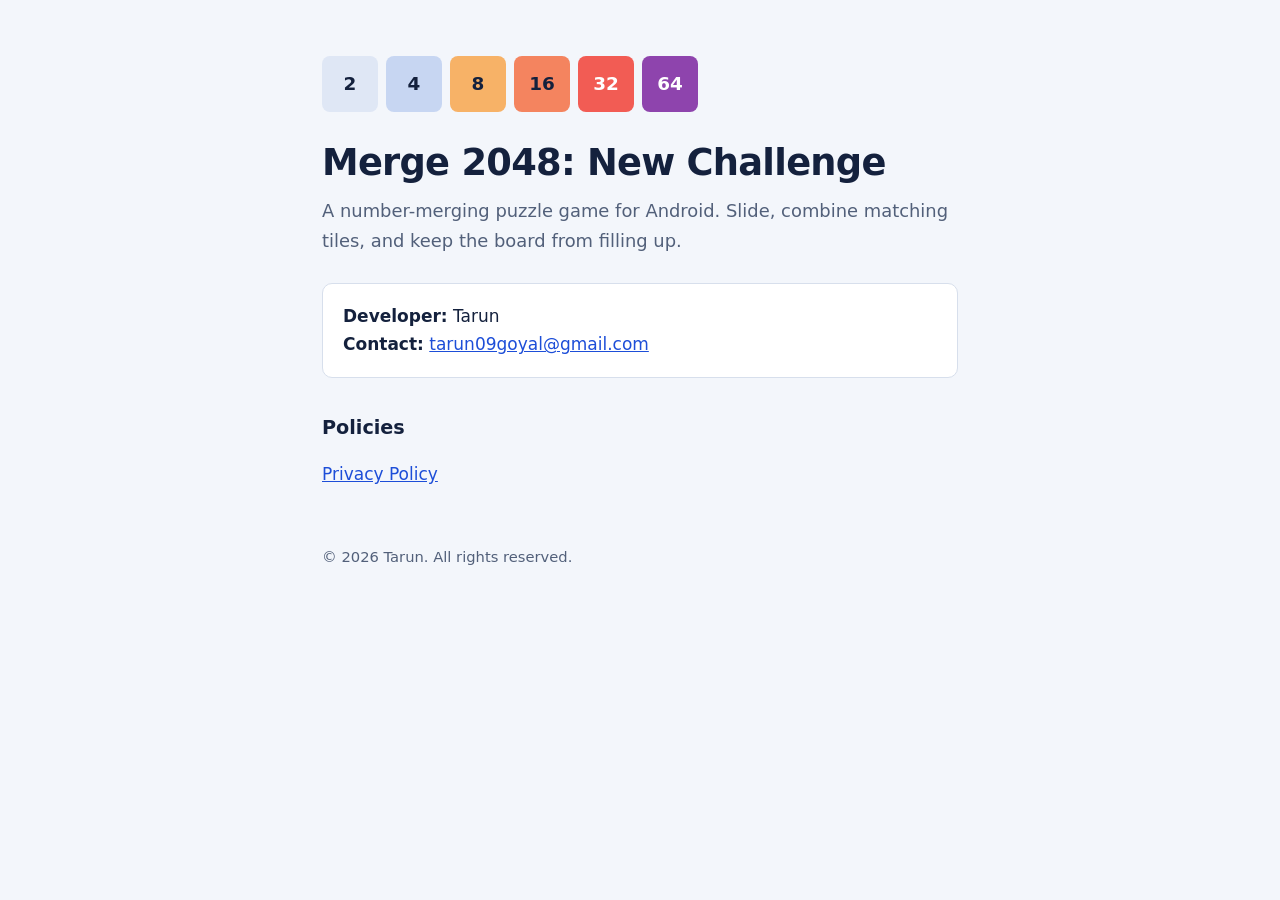
<file: index.html>
<!DOCTYPE html>
<html lang="en">
<head>
<meta charset="utf-8">
<meta name="viewport" content="width=device-width, initial-scale=1">
<title>Merge 2048: New Challenge</title>
<meta name="description" content="Merge 2048: New Challenge is a number-merging puzzle game for Android.">
<link rel="stylesheet" href="style.css">
</head>
<body>
<main>
  <div class="tiles" aria-hidden="true">
    <span class="t2">2</span><span class="t4">4</span><span class="t8">8</span><span class="t16">16</span><span class="t32">32</span><span class="t64">64</span>
  </div>
  <h1>Merge 2048: New Challenge</h1>
  <p class="lead">A number-merging puzzle game for Android. Slide, combine matching tiles, and keep the board from filling up.</p>

  <div class="box">
    <p style="margin:0"><strong>Developer:</strong> Tarun<br>
    <strong>Contact:</strong> <a href="mailto:tarun09goyal@gmail.com">tarun09goyal@gmail.com</a></p>
  </div>

  <h2>Policies</h2>
  <p><a href="privacy-policy.html">Privacy Policy</a></p>
</main>
<footer>&copy; 2026 Tarun. All rights reserved.</footer>
</body>
</html>
</file>
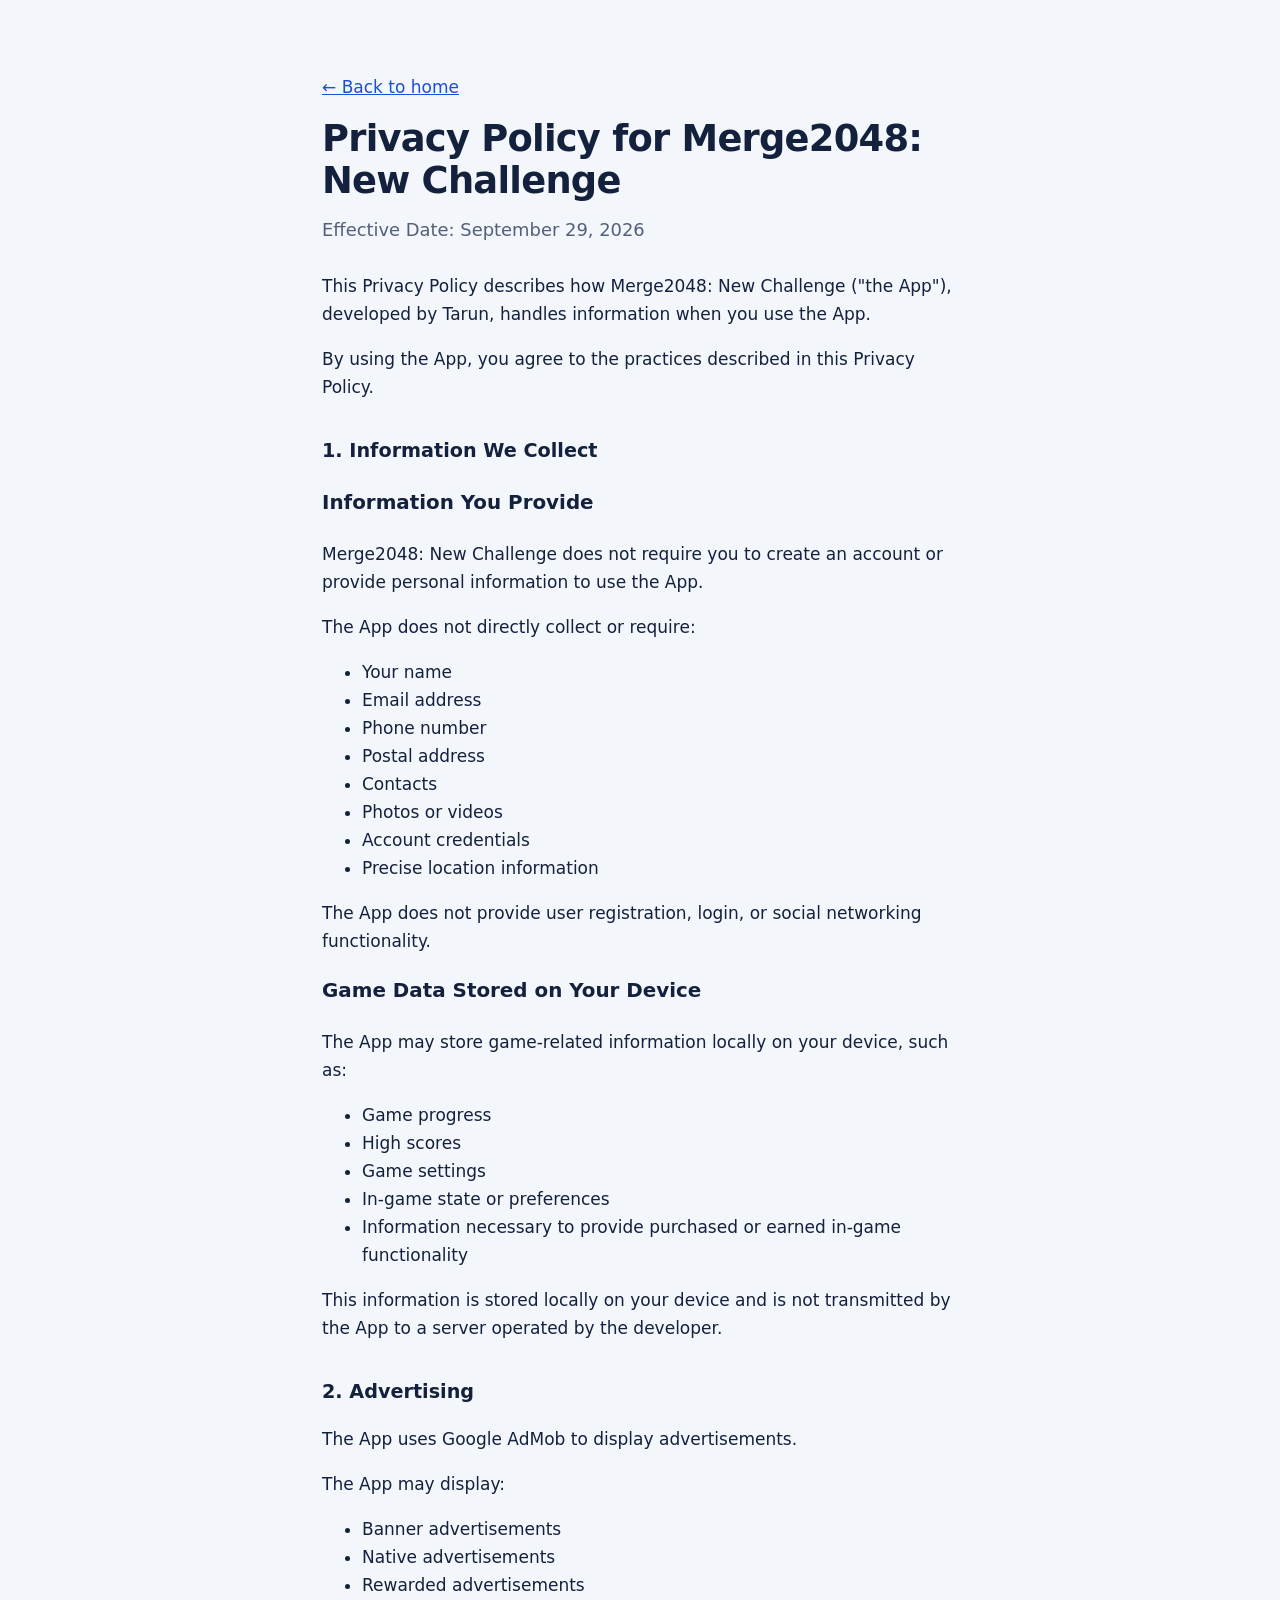
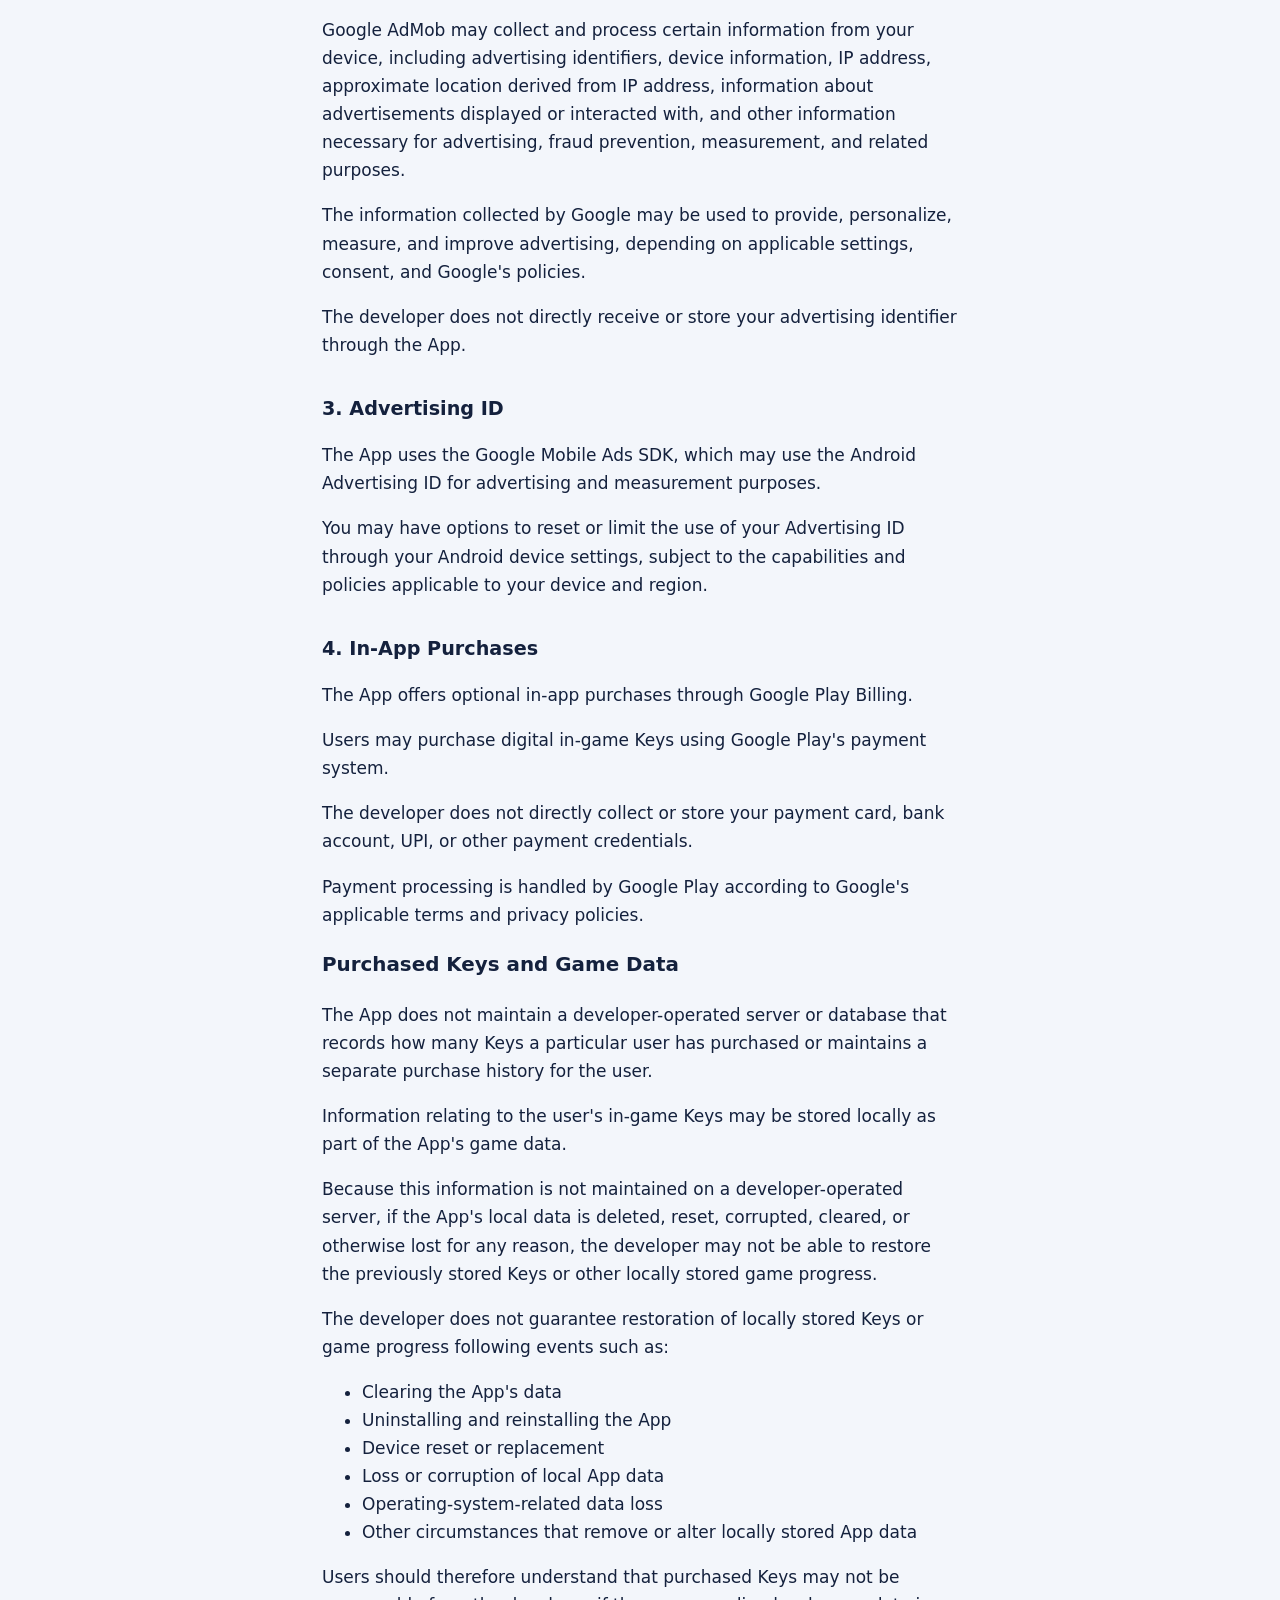
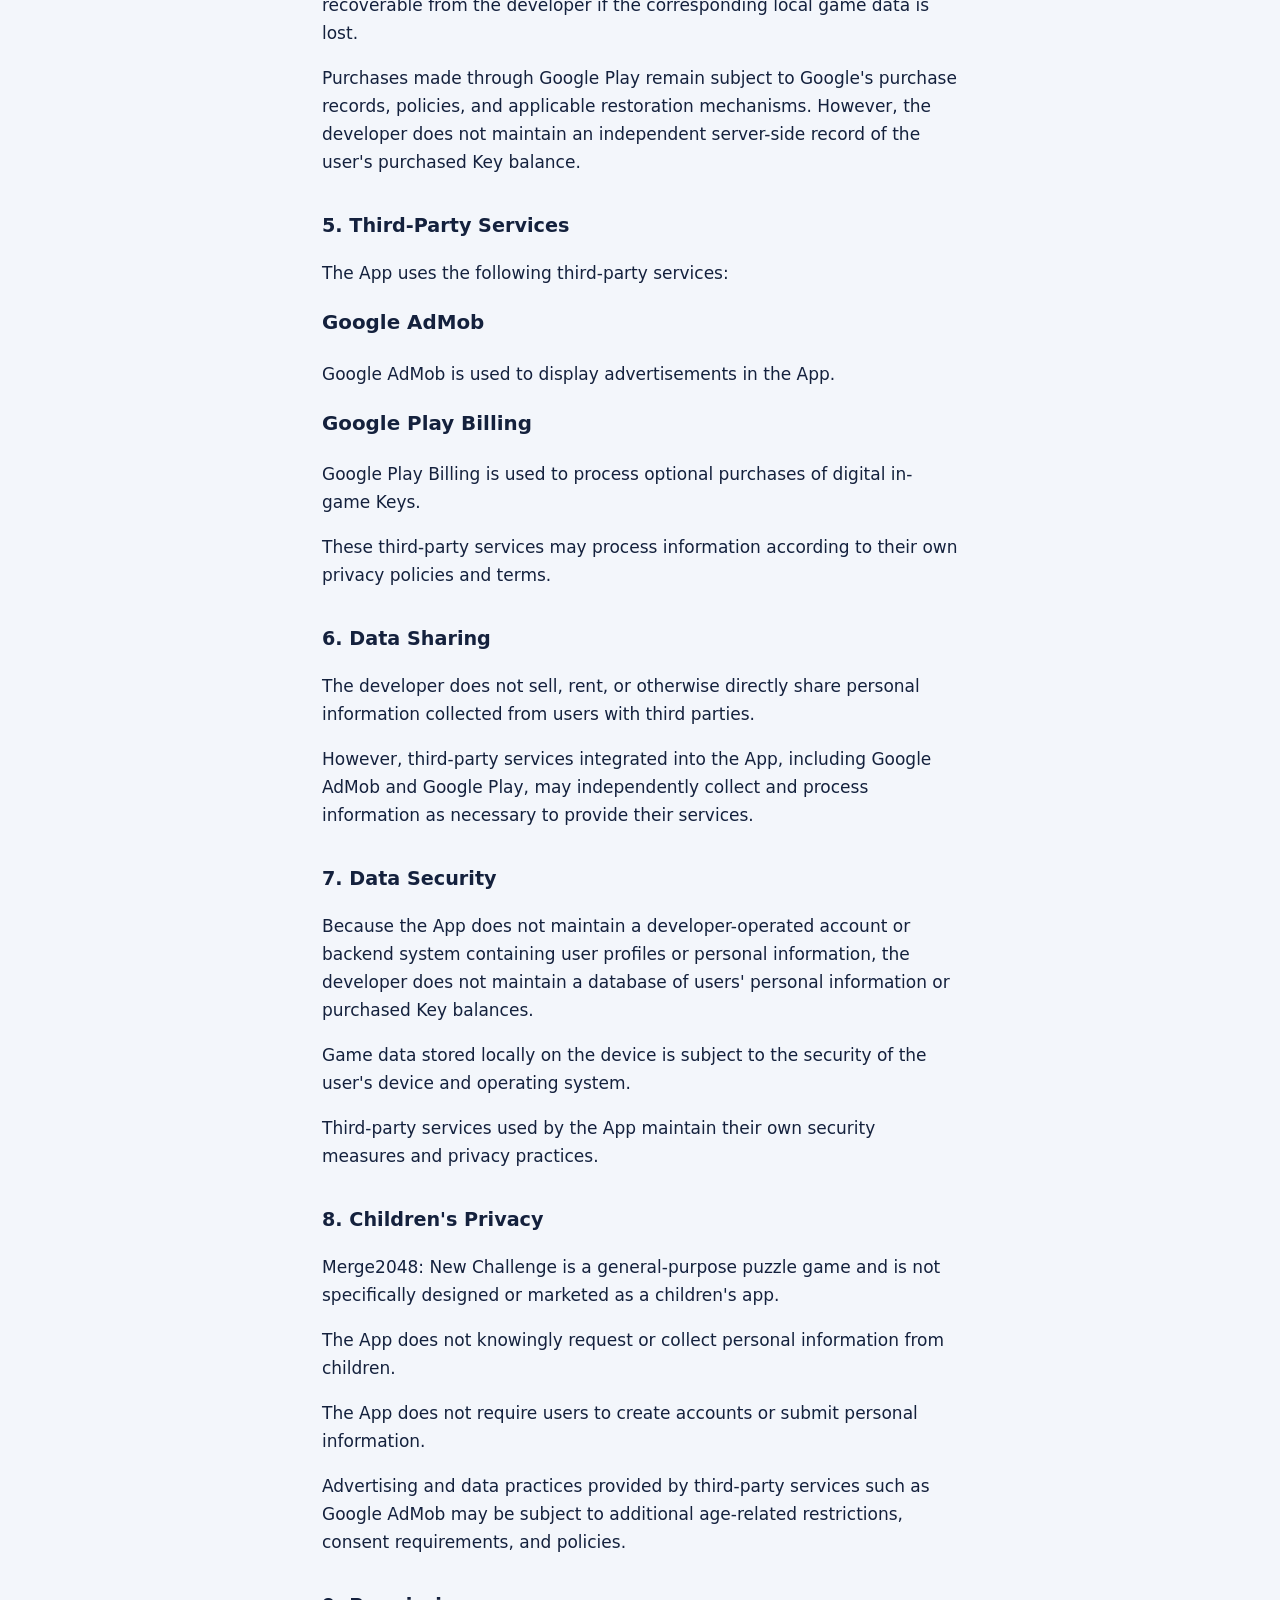
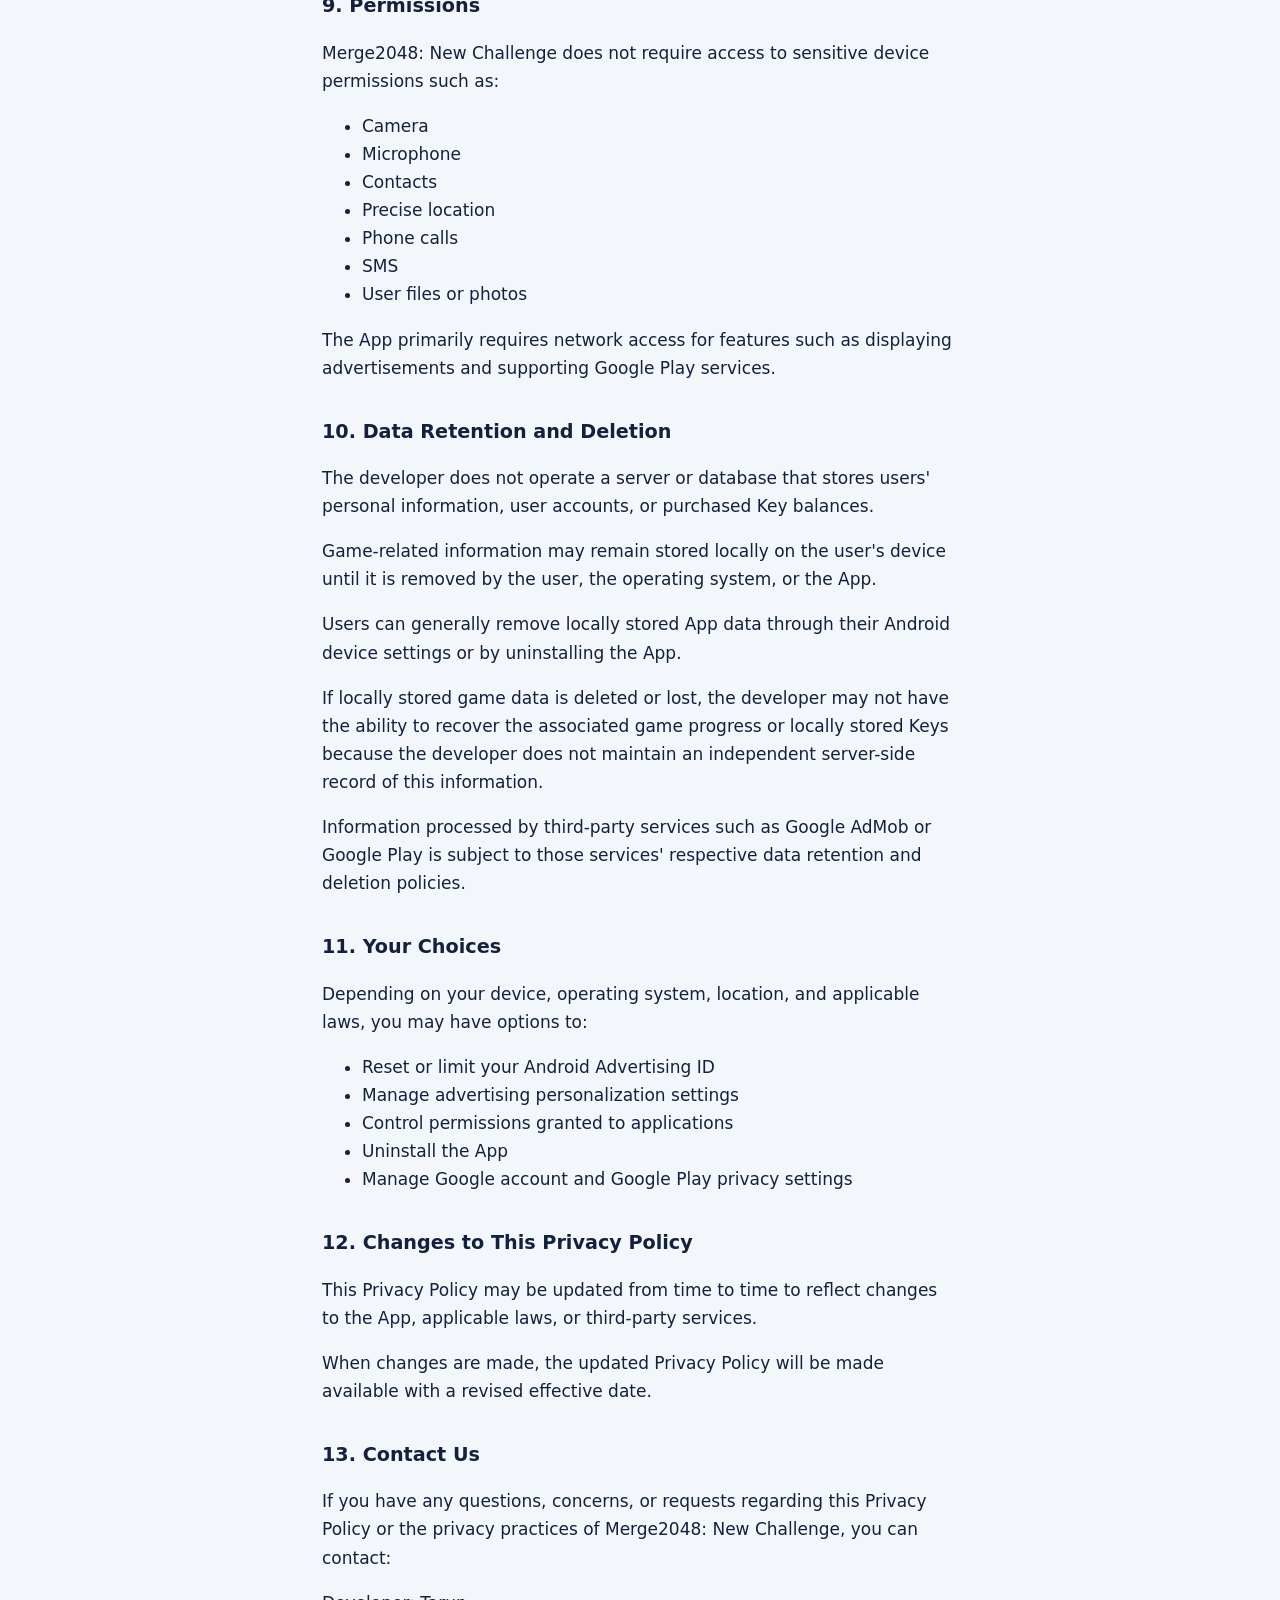
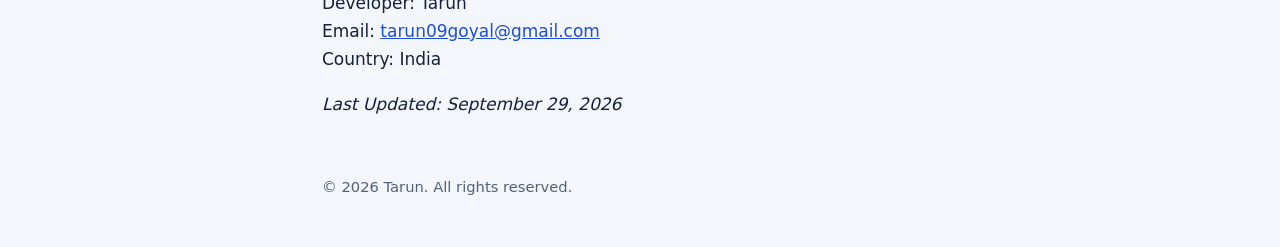
<file: privacy-policy.html>
<!DOCTYPE html>
<html lang="en">
<head>
<meta charset="utf-8">
<meta name="viewport" content="width=device-width, initial-scale=1">
<title>Privacy Policy for Merge2048: New Challenge</title>
<link rel="stylesheet" href="style.css">
</head>
<body>
<main>
<p><a href="index.html">&larr; Back to home</a></p>
<h1>Privacy Policy for Merge2048: New Challenge</h1>
<p class="lead">Effective Date: September 29, 2026</p>
<p>This Privacy Policy describes how Merge2048: New Challenge (&quot;the App&quot;), developed by Tarun, handles information when you use the App.</p>
<p>By using the App, you agree to the practices described in this Privacy Policy.</p>
<h2>1. Information We Collect</h2>
<h3>Information You Provide</h3>
<p>Merge2048: New Challenge does not require you to create an account or provide personal information to use the App.</p>
<p>The App does not directly collect or require:</p>
<ul>
<li>Your name</li>
<li>Email address</li>
<li>Phone number</li>
<li>Postal address</li>
<li>Contacts</li>
<li>Photos or videos</li>
<li>Account credentials</li>
<li>Precise location information</li>
</ul>
<p>The App does not provide user registration, login, or social networking functionality.</p>
<h3>Game Data Stored on Your Device</h3>
<p>The App may store game-related information locally on your device, such as:</p>
<ul>
<li>Game progress</li>
<li>High scores</li>
<li>Game settings</li>
<li>In-game state or preferences</li>
<li>Information necessary to provide purchased or earned in-game functionality</li>
</ul>
<p>This information is stored locally on your device and is not transmitted by the App to a server operated by the developer.</p>
<h2>2. Advertising</h2>
<p>The App uses Google AdMob to display advertisements.</p>
<p>The App may display:</p>
<ul>
<li>Banner advertisements</li>
<li>Native advertisements</li>
<li>Rewarded advertisements</li>
</ul>
<p>Google AdMob may collect and process certain information from your device, including advertising identifiers, device information, IP address, approximate location derived from IP address, information about advertisements displayed or interacted with, and other information necessary for advertising, fraud prevention, measurement, and related purposes.</p>
<p>The information collected by Google may be used to provide, personalize, measure, and improve advertising, depending on applicable settings, consent, and Google&#x27;s policies.</p>
<p>The developer does not directly receive or store your advertising identifier through the App.</p>
<h2>3. Advertising ID</h2>
<p>The App uses the Google Mobile Ads SDK, which may use the Android Advertising ID for advertising and measurement purposes.</p>
<p>You may have options to reset or limit the use of your Advertising ID through your Android device settings, subject to the capabilities and policies applicable to your device and region.</p>
<h2>4. In-App Purchases</h2>
<p>The App offers optional in-app purchases through Google Play Billing.</p>
<p>Users may purchase digital in-game Keys using Google Play&#x27;s payment system.</p>
<p>The developer does not directly collect or store your payment card, bank account, UPI, or other payment credentials.</p>
<p>Payment processing is handled by Google Play according to Google&#x27;s applicable terms and privacy policies.</p>
<h3>Purchased Keys and Game Data</h3>
<p>The App does not maintain a developer-operated server or database that records how many Keys a particular user has purchased or maintains a separate purchase history for the user.</p>
<p>Information relating to the user&#x27;s in-game Keys may be stored locally as part of the App&#x27;s game data.</p>
<p>Because this information is not maintained on a developer-operated server, if the App&#x27;s local data is deleted, reset, corrupted, cleared, or otherwise lost for any reason, the developer may not be able to restore the previously stored Keys or other locally stored game progress.</p>
<p>The developer does not guarantee restoration of locally stored Keys or game progress following events such as:</p>
<ul>
<li>Clearing the App&#x27;s data</li>
<li>Uninstalling and reinstalling the App</li>
<li>Device reset or replacement</li>
<li>Loss or corruption of local App data</li>
<li>Operating-system-related data loss</li>
<li>Other circumstances that remove or alter locally stored App data</li>
</ul>
<p>Users should therefore understand that purchased Keys may not be recoverable from the developer if the corresponding local game data is lost.</p>
<p>Purchases made through Google Play remain subject to Google&#x27;s purchase records, policies, and applicable restoration mechanisms. However, the developer does not maintain an independent server-side record of the user&#x27;s purchased Key balance.</p>
<h2>5. Third-Party Services</h2>
<p>The App uses the following third-party services:</p>
<h3>Google AdMob</h3>
<p>Google AdMob is used to display advertisements in the App.</p>
<h3>Google Play Billing</h3>
<p>Google Play Billing is used to process optional purchases of digital in-game Keys.</p>
<p>These third-party services may process information according to their own privacy policies and terms.</p>
<h2>6. Data Sharing</h2>
<p>The developer does not sell, rent, or otherwise directly share personal information collected from users with third parties.</p>
<p>However, third-party services integrated into the App, including Google AdMob and Google Play, may independently collect and process information as necessary to provide their services.</p>
<h2>7. Data Security</h2>
<p>Because the App does not maintain a developer-operated account or backend system containing user profiles or personal information, the developer does not maintain a database of users&#x27; personal information or purchased Key balances.</p>
<p>Game data stored locally on the device is subject to the security of the user&#x27;s device and operating system.</p>
<p>Third-party services used by the App maintain their own security measures and privacy practices.</p>
<h2>8. Children&#x27;s Privacy</h2>
<p>Merge2048: New Challenge is a general-purpose puzzle game and is not specifically designed or marketed as a children&#x27;s app.</p>
<p>The App does not knowingly request or collect personal information from children.</p>
<p>The App does not require users to create accounts or submit personal information.</p>
<p>Advertising and data practices provided by third-party services such as Google AdMob may be subject to additional age-related restrictions, consent requirements, and policies.</p>
<h2>9. Permissions</h2>
<p>Merge2048: New Challenge does not require access to sensitive device permissions such as:</p>
<ul>
<li>Camera</li>
<li>Microphone</li>
<li>Contacts</li>
<li>Precise location</li>
<li>Phone calls</li>
<li>SMS</li>
<li>User files or photos</li>
</ul>
<p>The App primarily requires network access for features such as displaying advertisements and supporting Google Play services.</p>
<h2>10. Data Retention and Deletion</h2>
<p>The developer does not operate a server or database that stores users&#x27; personal information, user accounts, or purchased Key balances.</p>
<p>Game-related information may remain stored locally on the user&#x27;s device until it is removed by the user, the operating system, or the App.</p>
<p>Users can generally remove locally stored App data through their Android device settings or by uninstalling the App.</p>
<p>If locally stored game data is deleted or lost, the developer may not have the ability to recover the associated game progress or locally stored Keys because the developer does not maintain an independent server-side record of this information.</p>
<p>Information processed by third-party services such as Google AdMob or Google Play is subject to those services&#x27; respective data retention and deletion policies.</p>
<h2>11. Your Choices</h2>
<p>Depending on your device, operating system, location, and applicable laws, you may have options to:</p>
<ul>
<li>Reset or limit your Android Advertising ID</li>
<li>Manage advertising personalization settings</li>
<li>Control permissions granted to applications</li>
<li>Uninstall the App</li>
<li>Manage Google account and Google Play privacy settings</li>
</ul>
<h2>12. Changes to This Privacy Policy</h2>
<p>This Privacy Policy may be updated from time to time to reflect changes to the App, applicable laws, or third-party services.</p>
<p>When changes are made, the updated Privacy Policy will be made available with a revised effective date.</p>
<h2>13. Contact Us</h2>
<p>If you have any questions, concerns, or requests regarding this Privacy Policy or the privacy practices of Merge2048: New Challenge, you can contact:</p>
<p style="margin:0">Developer: Tarun</p>
<p style="margin:0">Email: <a href="mailto:tarun09goyal@gmail.com">tarun09goyal@gmail.com</a></p>
<p style="margin:0">Country: India</p>
<p><em>Last Updated: September 29, 2026</em></p>
</main>
<footer>&copy; 2026 Tarun. All rights reserved.</footer>
</body>
</html>
</file>
<file: style.css>
:root{--bg:#f3f6fb;--ink:#14213d;--muted:#52607a;--line:#d7dfec;--card:#fff;--link:#1d4ed8}
@media (prefers-color-scheme:dark){:root{--bg:#0f1729;--ink:#e8edf7;--muted:#a3b0c8;--line:#26334f;--card:#16203a;--link:#8fb4ff}}
*{box-sizing:border-box}
body{margin:0;background:var(--bg);color:var(--ink);font:17px/1.65 "Segoe UI",system-ui,-apple-system,Roboto,sans-serif}
main{max-width:680px;margin:0 auto;padding:56px 22px 40px}
h1{font-size:2.3rem;line-height:1.15;margin:0 0 12px;letter-spacing:-.02em}
h2{font-size:1.2rem;margin:34px 0 8px}
p,li{color:var(--ink)}
.lead{color:var(--muted);font-size:1.12rem;margin:0 0 28px}
a{color:var(--link)}
.tiles{display:flex;gap:8px;margin:0 0 30px;flex-wrap:wrap}
.tiles span{width:56px;height:56px;border-radius:8px;display:grid;place-items:center;font-weight:700;font-size:1.15rem;color:#14213d}
.t2{background:#dfe7f5}.t4{background:#c7d6f2}.t8{background:#f7b267}.t16{background:#f4845f}.t32{background:#f25c54;color:#fff!important}.t64{background:#8e44ad;color:#fff!important}
.box{background:var(--card);border:1px solid var(--line);border-radius:10px;padding:18px 20px}
footer{max-width:680px;margin:0 auto;padding:0 22px 48px;color:var(--muted);font-size:.92rem}
@media (max-width:420px){.tiles span{width:46px;height:46px}h1{font-size:1.9rem}}
</file>
